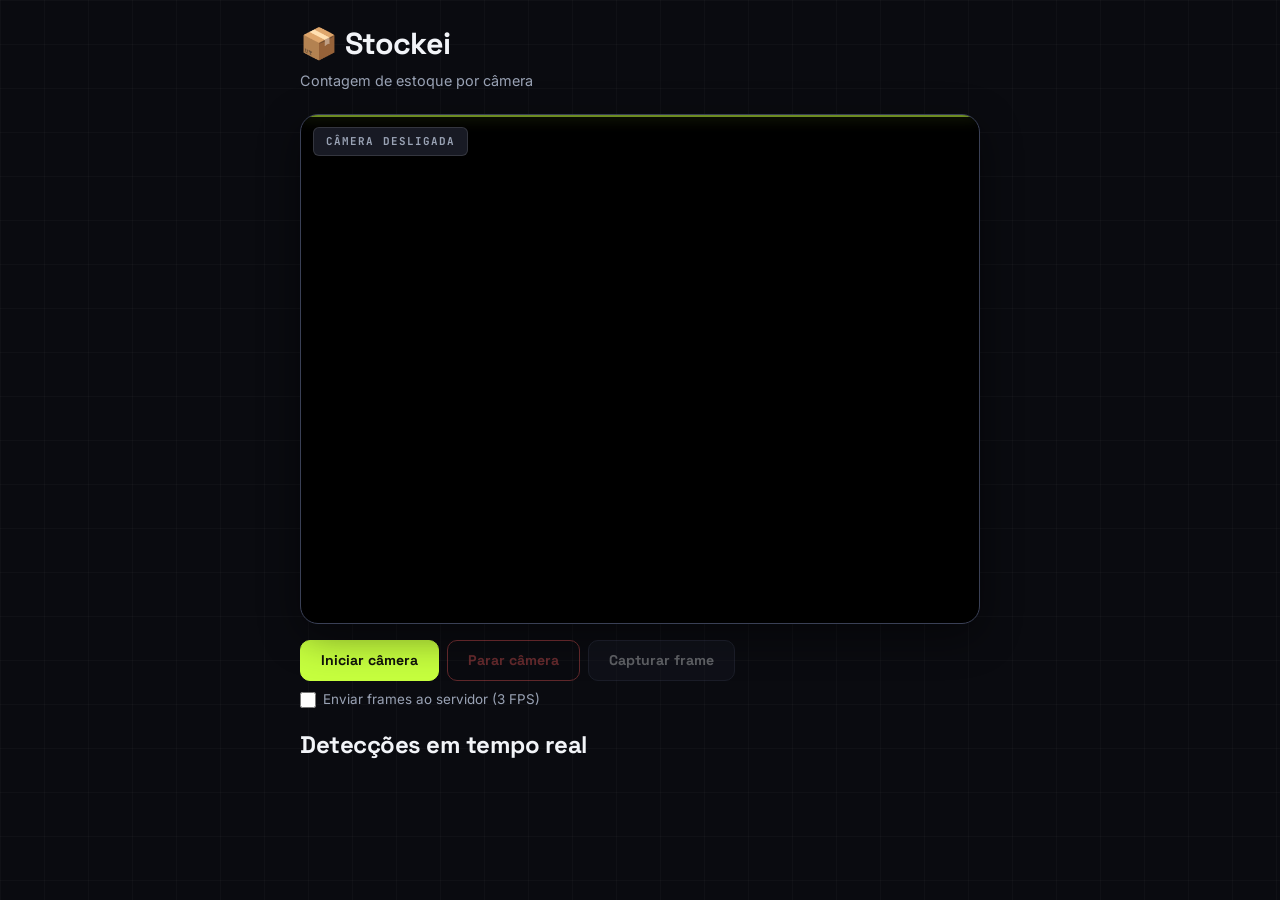
<file: frontend/camera_app.html>
<!DOCTYPE html>
<html lang="pt-BR">
<head>
  <meta charset="UTF-8">
  <meta name="viewport" content="width=device-width, initial-scale=1.0">
  <title>Stockei — Captura de Câmera</title>
  <link rel="stylesheet" href="camera_styles.css">
</head>
<body>
  <main class="app">
    <header>
      <h1>📦 Stockei</h1>
      <p class="subtitle">Contagem de estoque por câmera</p>
    </header>

    <section class="video-panel">
      <video id="video" autoplay playsinline muted></video>
      <canvas id="overlay"></canvas>
      <canvas id="capture-canvas" hidden></canvas>
      <div id="status-badge" class="badge offline">Câmera desligada</div>
    </section>

    <section class="controls">
      <button id="btn-start" class="btn primary">Iniciar câmera</button>
      <button id="btn-stop" class="btn danger" disabled>Parar câmera</button>
      <button id="btn-frame" class="btn" disabled>Capturar frame</button>
      <label class="toggle">
        <input type="checkbox" id="chk-stream">
        Enviar frames ao servidor (3 FPS)
      </label>
    </section>

    <section id="error-box" class="error" hidden></section>

    <section class="results">
      <h2>Detecções em tempo real</h2>
      <div id="loading" class="loading" hidden>Processando…</div>
      <ul id="detections"></ul>
    </section>
  </main>

  <script src="camera_streaming.js?v=6"></script>
</body>
</html>
</file>
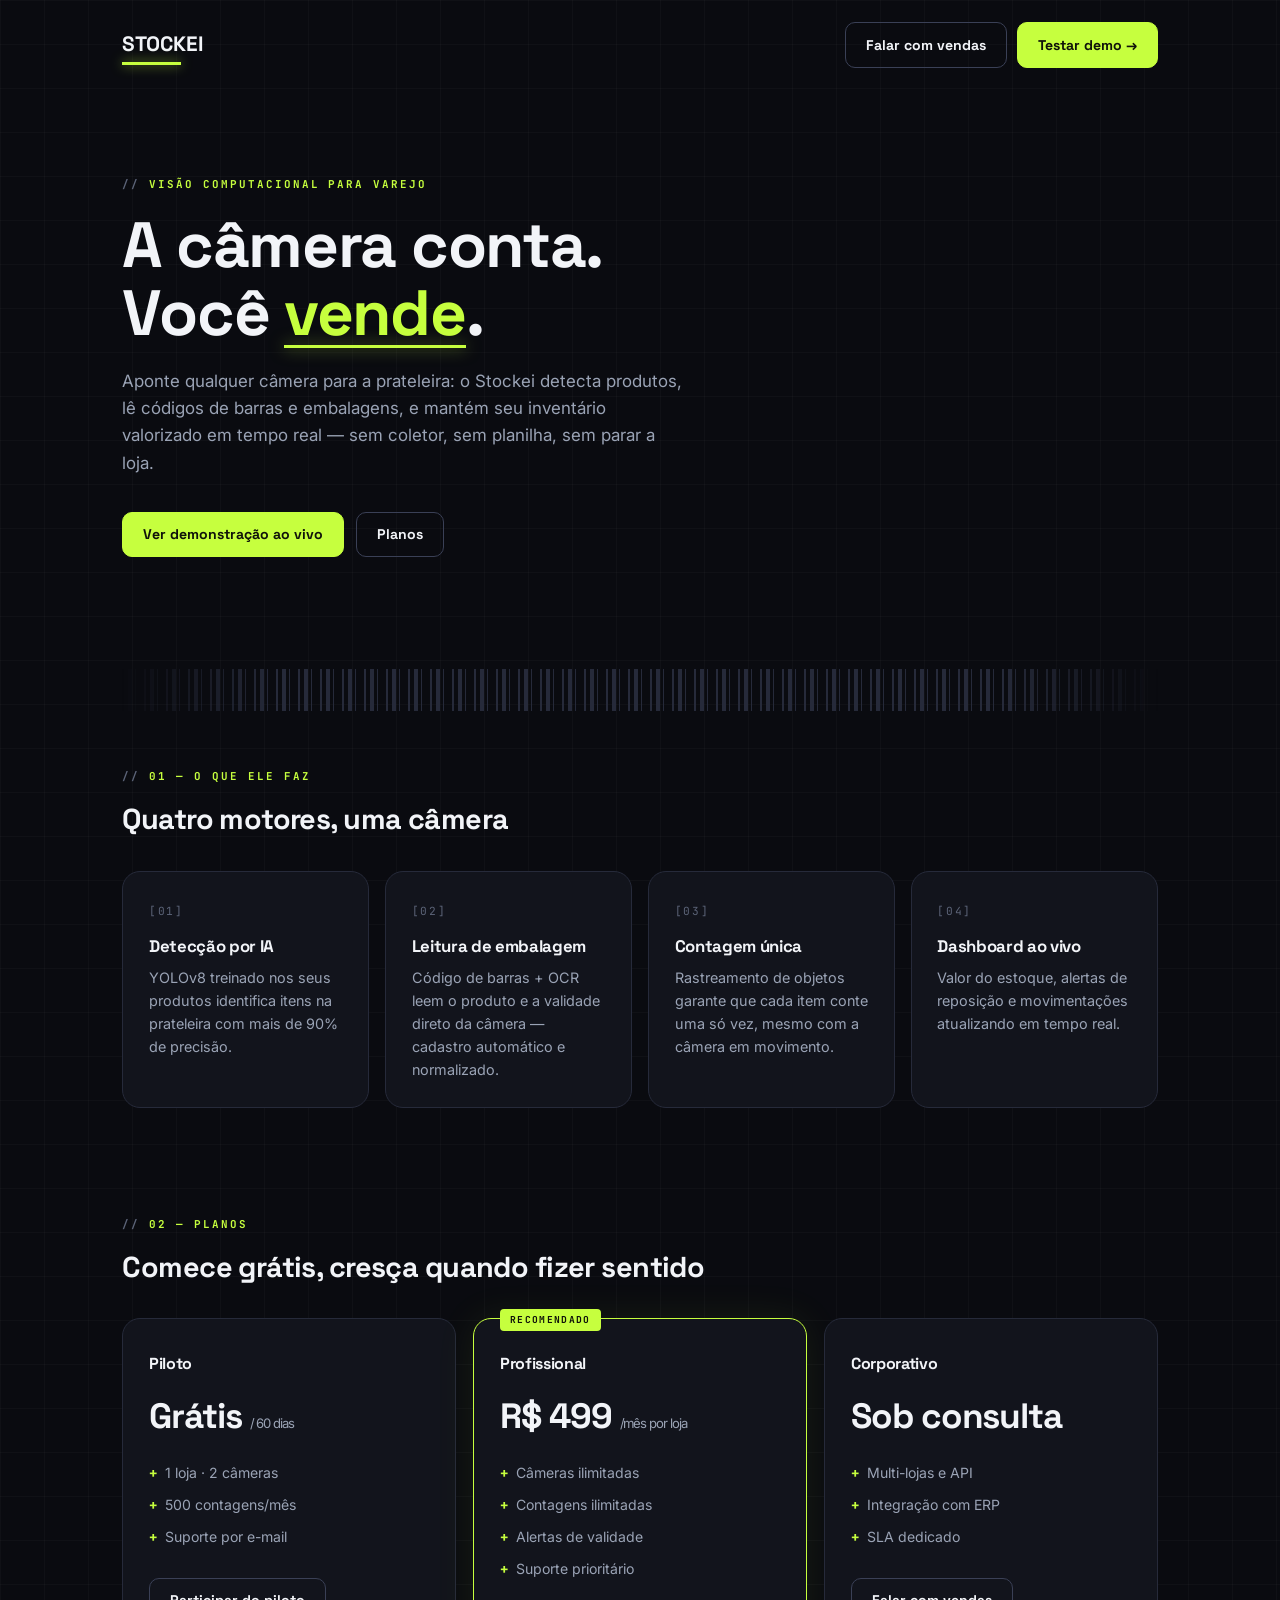
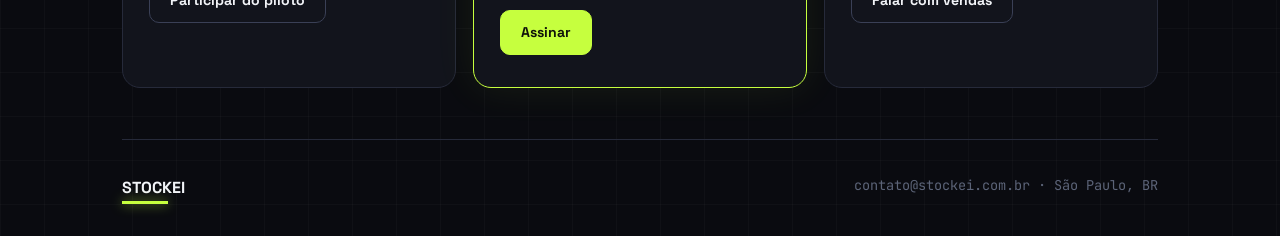
<file: portal/landing_page.html>
<!DOCTYPE html>
<html lang="pt-BR">
<head>
  <meta charset="UTF-8">
  <meta name="viewport" content="width=device-width, initial-scale=1.0">
  <title>Stockei — Contagem de estoque com IA</title>
  <link rel="stylesheet" href="../frontend/camera_styles.css">
  <style>
    /* estilos específicos da landing — tokens vêm do design system */
    .container { max-width: 1080px; margin: 0 auto; padding: 0 1.4rem; }
    nav { display: flex; justify-content: space-between; align-items: center; padding: 1.4rem 0; }
    nav .actions { display: flex; gap: 0.6rem; }

    .hero { padding: 5rem 0 3.5rem; max-width: 780px; }
    .hero h1 { font-size: clamp(2.2rem, 6vw, 4rem); font-weight: 700; line-height: 1.06; margin: 1rem 0 1.3rem; }
    .hero h1 em {
      font-style: normal; color: var(--lime); position: relative; white-space: nowrap;
    }
    .hero h1 em::after {
      content: ''; position: absolute; left: 0; right: 0; bottom: 0.08em; height: 3px;
      background: var(--lime); box-shadow: 0 0 16px rgba(198,255,62,0.6);
    }
    .hero p { color: var(--muted); max-width: 560px; font-size: 1.06rem; margin-bottom: 2.2rem; }
    .hero .cta { display: flex; gap: 0.7rem; flex-wrap: wrap; }

    /* faixa de código de barras decorativa */
    .barcode {
      height: 42px; margin: 3.5rem 0 0;
      background: repeating-linear-gradient(90deg,
        var(--border) 0 2px, transparent 2px 6px,
        var(--border) 6px 10px, transparent 10px 13px,
        var(--border) 13px 14px, transparent 14px 22px);
      -webkit-mask-image: linear-gradient(90deg, transparent, #000 15%, #000 85%, transparent);
      mask-image: linear-gradient(90deg, transparent, #000 15%, #000 85%, transparent);
    }

    section { padding: 3.2rem 0; }
    .section-head { margin-bottom: 1.8rem; }
    .section-head h2 { font-size: 1.8rem; margin-top: 0.5rem; }

    .features { display: grid; grid-template-columns: repeat(auto-fit, minmax(240px, 1fr)); gap: 1rem; }
    .card {
      background: var(--surface); border: 1px solid var(--border); border-radius: var(--radius);
      padding: 1.6rem; transition: border-color 0.18s ease, transform 0.18s ease;
    }
    .card:hover { border-color: var(--lime); transform: translateY(-3px); }
    .card .n { font-family: var(--font-mono); color: var(--faint); font-size: 0.7rem; letter-spacing: 0.15em; }
    .card h3 { margin: 0.6rem 0 0.4rem; font-size: 1.05rem; }
    .card p { color: var(--muted); font-size: 0.9rem; }

    .plans { display: grid; grid-template-columns: repeat(auto-fit, minmax(240px, 1fr)); gap: 1.1rem; }
    .plan {
      background: var(--surface); border: 1px solid var(--border);
      border-radius: var(--radius); padding: 2rem 1.6rem; position: relative;
    }
    .plan.featured { border-color: var(--lime); box-shadow: 0 0 40px rgba(198,255,62,0.08); }
    .plan.featured::before {
      content: 'RECOMENDADO'; position: absolute; top: -10px; left: 1.6rem;
      background: var(--lime); color: #10130a; font-family: var(--font-mono);
      font-size: 0.6rem; font-weight: 700; letter-spacing: 0.14em; padding: 3px 10px; border-radius: 4px;
    }
    .plan h3 { font-size: 1rem; }
    .price { font-family: var(--font-display); font-size: 2.2rem; font-weight: 700; margin: 0.7rem 0; letter-spacing: -0.03em; }
    .price small { font-size: 0.82rem; color: var(--muted); font-weight: 400; font-family: var(--font-body); }
    .plan ul { list-style: none; color: var(--muted); font-size: 0.88rem; margin: 0.8rem 0 1.5rem; }
    .plan li { padding: 0.3rem 0; }
    .plan li::before { content: '+ '; color: var(--lime); font-family: var(--font-mono); font-weight: 700; }

    footer {
      border-top: 1px solid var(--border); padding: 2.2rem 0; color: var(--faint);
      font-size: 0.85rem; display: flex; justify-content: space-between; flex-wrap: wrap; gap: 1rem;
    }
  </style>
</head>
<body>
  <div class="container">
    <nav>
      <span class="brand">STOCKEI</span>
      <div class="actions">
        <a class="btn ghost" href="mailto:contato@stockei.com.br">Falar com vendas</a>
        <a class="btn primary" href="demo_portal.html">Testar demo →</a>
      </div>
    </nav>

    <section class="hero">
      <span class="klabel">Visão computacional para varejo</span>
      <h1>A câmera conta.<br>Você <em>vende</em>.</h1>
      <p>Aponte qualquer câmera para a prateleira: o Stockei detecta produtos, lê códigos de barras
         e embalagens, e mantém seu inventário valorizado em tempo real — sem coletor, sem planilha,
         sem parar a loja.</p>
      <div class="cta">
        <a class="btn primary" href="demo_portal.html">Ver demonstração ao vivo</a>
        <a class="btn ghost" href="#planos">Planos</a>
      </div>
    </section>

    <div class="barcode" aria-hidden="true"></div>

    <section>
      <div class="section-head">
        <span class="klabel">01 — O que ele faz</span>
        <h2>Quatro motores, uma câmera</h2>
      </div>
      <div class="features">
        <div class="card"><span class="n">[01]</span><h3>Detecção por IA</h3><p>YOLOv8 treinado nos seus produtos identifica itens na prateleira com mais de 90% de precisão.</p></div>
        <div class="card"><span class="n">[02]</span><h3>Leitura de embalagem</h3><p>Código de barras + OCR leem o produto e a validade direto da câmera — cadastro automático e normalizado.</p></div>
        <div class="card"><span class="n">[03]</span><h3>Contagem única</h3><p>Rastreamento de objetos garante que cada item conte uma só vez, mesmo com a câmera em movimento.</p></div>
        <div class="card"><span class="n">[04]</span><h3>Dashboard ao vivo</h3><p>Valor do estoque, alertas de reposição e movimentações atualizando em tempo real.</p></div>
      </div>
    </section>

    <section id="planos">
      <div class="section-head">
        <span class="klabel">02 — Planos</span>
        <h2>Comece grátis, cresça quando fizer sentido</h2>
      </div>
      <div class="plans">
        <div class="plan">
          <h3>Piloto</h3>
          <div class="price">Grátis <small>/ 60 dias</small></div>
          <ul><li>1 loja · 2 câmeras</li><li>500 contagens/mês</li><li>Suporte por e-mail</li></ul>
          <a class="btn ghost" href="mailto:contato@stockei.com.br">Participar do piloto</a>
        </div>
        <div class="plan featured">
          <h3>Profissional</h3>
          <div class="price">R$ 499 <small>/mês por loja</small></div>
          <ul><li>Câmeras ilimitadas</li><li>Contagens ilimitadas</li><li>Alertas de validade</li><li>Suporte prioritário</li></ul>
          <a class="btn primary" href="mailto:contato@stockei.com.br">Assinar</a>
        </div>
        <div class="plan">
          <h3>Corporativo</h3>
          <div class="price">Sob consulta</div>
          <ul><li>Multi-lojas e API</li><li>Integração com ERP</li><li>SLA dedicado</li></ul>
          <a class="btn ghost" href="mailto:contato@stockei.com.br">Falar com vendas</a>
        </div>
      </div>
    </section>

    <footer>
      <span class="brand" style="font-size:1rem">STOCKEI</span>
      <span class="mono">contato@stockei.com.br · São Paulo, BR</span>
    </footer>
  </div>
</body>
</html>
</file>
<file: frontend/camera_styles.css>
/* ============================================================
   STOCKEI DESIGN SYSTEM — "Scanner" v3
   Direção de arte: grafite quase-preto + lime elétrico (laser de
   leitura de código de barras) + violeta (IA). Display: Space
   Grotesk · Corpo: Inter · Números/códigos: JetBrains Mono.
   Importado por TODAS as páginas (portal, dashboard, câmera).
   ============================================================ */

@import url('https://fonts.googleapis.com/css2?family=Space+Grotesk:wght@500;700&family=Inter:wght@400;500;600;700&family=JetBrains+Mono:wght@400;700&display=swap');

:root {
  /* superfícies */
  --ink: #0a0b10;
  --surface: #12141c;
  --surface-2: #181b26;
  --border: #262a3a;
  --border-hi: #3a4056;

  /* texto */
  --text: #f2f4f8;
  --muted: #9aa3b5;
  --faint: #5c6478;

  /* assinatura */
  --lime: #c6ff3e;
  --lime-dim: rgba(198, 255, 62, 0.14);
  --violet: #8b5cf6;
  --violet-dim: rgba(139, 92, 246, 0.14);
  --danger: #ff5d5d;
  --amber: #ffc53e;

  /* tipografia */
  --font-display: 'Space Grotesk', system-ui, sans-serif;
  --font-body: 'Inter', system-ui, sans-serif;
  --font-mono: 'JetBrains Mono', ui-monospace, monospace;

  --radius: 18px;
  --radius-sm: 10px;
  --shadow: 0 12px 40px rgba(0, 0, 0, 0.45);
}

* { box-sizing: border-box; margin: 0; padding: 0; }

body {
  font-family: var(--font-body);
  background: var(--ink);
  /* textura de grade sutil — motivo "inventário" */
  background-image:
    linear-gradient(rgba(255, 255, 255, 0.022) 1px, transparent 1px),
    linear-gradient(90deg, rgba(255, 255, 255, 0.022) 1px, transparent 1px);
  background-size: 44px 44px;
  color: var(--text);
  min-height: 100vh;
  -webkit-font-smoothing: antialiased;
  line-height: 1.6;
}

/* ---------- Tipografia ---------- */
h1, h2, h3, .display { font-family: var(--font-display); letter-spacing: -0.02em; }
.mono, code, .num { font-family: var(--font-mono); }

/* Marca: wordmark com underline-laser */
.brand {
  font-family: var(--font-display);
  font-weight: 700;
  font-size: 1.3rem;
  color: var(--text);
  position: relative;
  display: inline-block;
}
.brand::after {
  content: '';
  position: absolute;
  left: 0; right: 28%; bottom: -3px;
  height: 3px;
  background: var(--lime);
  box-shadow: 0 0 12px rgba(198, 255, 62, 0.7);
}

/* Rótulo de seção numerado — organiza a hierarquia */
.klabel {
  font-family: var(--font-mono);
  font-size: 0.68rem;
  font-weight: 700;
  letter-spacing: 0.18em;
  text-transform: uppercase;
  color: var(--lime);
}
.klabel::before { content: '// '; color: var(--faint); }

/* ---------- Layout base ---------- */
.app { max-width: 720px; margin: 0 auto; padding: 1.25rem; }
header { margin-bottom: 1.4rem; }
header h1 { font-size: 1.5rem; }
.subtitle { color: var(--muted); font-size: 0.9rem; }

/* ---------- Painéis ---------- */
.panel {
  background: var(--surface);
  border: 1px solid var(--border);
  border-radius: var(--radius);
  padding: 1.2rem;
  box-shadow: var(--shadow);
}
.panel h2 {
  font-size: 0.8rem;
  font-family: var(--font-mono);
  font-weight: 700;
  text-transform: uppercase;
  letter-spacing: 0.14em;
  color: var(--muted);
  margin-bottom: 0.8rem;
  padding-bottom: 0.6rem;
  border-bottom: 1px dashed var(--border);
}

/* ---------- Vídeo ---------- */
.video-panel {
  position: relative;
  background: #000;
  border: 1px solid var(--border-hi);
  border-radius: var(--radius);
  overflow: hidden;
  aspect-ratio: 4 / 3;
  box-shadow: var(--shadow);
}
/* linha de scan animada no topo do vídeo */
.video-panel::before {
  content: '';
  position: absolute;
  left: 0; right: 0; top: 0;
  height: 2px;
  background: var(--lime);
  opacity: 0.55;
  box-shadow: 0 0 14px rgba(198, 255, 62, 0.8);
  animation: scan 3.2s linear infinite;
  z-index: 2;
  pointer-events: none;
}
@keyframes scan { 0% { top: 0; } 50% { top: calc(100% - 2px); } 100% { top: 0; } }
#video { width: 100%; height: 100%; object-fit: cover; }
#overlay { position: absolute; inset: 0; pointer-events: none; z-index: 1; }

.badge {
  position: absolute;
  top: 12px; left: 12px;
  z-index: 3;
  padding: 5px 12px;
  border-radius: 6px;
  font-family: var(--font-mono);
  font-size: 0.68rem;
  font-weight: 700;
  text-transform: uppercase;
  letter-spacing: 0.1em;
  backdrop-filter: blur(8px);
  border: 1px solid rgba(255, 255, 255, 0.12);
}
.badge.offline   { background: rgba(30, 33, 45, 0.8); color: var(--muted); }
.badge.online    { background: rgba(198, 255, 62, 0.9); color: #10130a; }
.badge.streaming { background: rgba(139, 92, 246, 0.9); color: #fff; }
.badge.error     { background: rgba(255, 93, 93, 0.9); color: #fff; }

/* ---------- Botões ---------- */
.btn {
  padding: 0.65rem 1.25rem;
  border: 1px solid var(--border-hi);
  border-radius: var(--radius-sm);
  background: var(--surface-2);
  color: var(--text);
  font-family: var(--font-display);
  font-weight: 700;
  font-size: 0.88rem;
  cursor: pointer;
  text-decoration: none;
  display: inline-block;
  transition: transform 0.12s ease, box-shadow 0.12s ease, background 0.12s ease;
}
.btn:hover:not(:disabled) { transform: translateY(-1px); background: #1e2230; }
.btn:disabled { opacity: 0.35; cursor: not-allowed; }
.btn.primary {
  background: var(--lime);
  border-color: var(--lime);
  color: #10130a;
  box-shadow: 0 0 0 rgba(198, 255, 62, 0);
}
.btn.primary:hover:not(:disabled) { box-shadow: 0 6px 24px rgba(198, 255, 62, 0.35); }
.btn.danger { background: transparent; border-color: var(--danger); color: var(--danger); }
.btn.ghost { background: transparent; }

.toggle { display: flex; gap: 0.45rem; align-items: center; font-size: 0.84rem; color: var(--muted); }
.toggle input { accent-color: var(--lime); width: 16px; height: 16px; }

.controls { display: flex; flex-wrap: wrap; gap: 0.5rem; margin: 1rem 0; align-items: center; }

/* ---------- Mensagens ---------- */
.error {
  background: rgba(255, 93, 93, 0.08);
  border: 1px solid rgba(255, 93, 93, 0.4);
  border-left: 3px solid var(--danger);
  padding: 0.8rem 1rem;
  border-radius: var(--radius-sm);
  margin-bottom: 1rem;
  font-size: 0.88rem;
  color: #ffb3b3;
}
.loading { color: var(--muted); font-size: 0.85rem; }
.hint { font-size: 0.78rem; color: var(--faint); margin-top: 0.5rem; }

/* ---------- Listas de detecção ---------- */
#detections { list-style: none; }
#detections li {
  background: var(--surface-2);
  border: 1px solid var(--border);
  padding: 0.55rem 0.8rem;
  border-radius: var(--radius-sm);
  margin-bottom: 0.4rem;
  font-size: 0.85rem;
  font-family: var(--font-mono);
  position: relative;
  padding-left: 1.4rem;
}
#detections li::before {
  content: '▸';
  position: absolute; left: 0.6rem;
  color: var(--lime);
}
#detections li.empty { color: var(--faint); }
#detections li.empty::before { content: '·'; color: var(--faint); }

/* ---------- Stats ---------- */
.stat {
  display: flex;
  justify-content: space-between;
  align-items: center;
  gap: 0.75rem;
  padding: 0.52rem 0;
  border-bottom: 1px dashed var(--border);
  font-size: 0.87rem;
}
.stat:last-child { border-bottom: none; }
.stat b { color: var(--lime); font-family: var(--font-mono); font-weight: 700; }
.stat small { color: var(--faint); }

/* ---------- Formulários ---------- */
input[type="text"], input[type="email"], input[type="password"], input:not([type]) {
  width: 100%;
  padding: 0.72rem 0.9rem;
  border-radius: var(--radius-sm);
  border: 1px solid var(--border-hi);
  background: var(--ink);
  color: var(--text);
  font-family: var(--font-body);
  font-size: 0.92rem;
  transition: border-color 0.15s ease, box-shadow 0.15s ease;
}
input:focus {
  outline: none;
  border-color: var(--lime);
  box-shadow: 0 0 0 3px rgba(198, 255, 62, 0.15);
}

/* ---------- Tabelas (dashboard) ---------- */
table { width: 100%; border-collapse: collapse; font-size: 0.86rem; }
th {
  text-align: left;
  color: var(--faint);
  font-family: var(--font-mono);
  font-weight: 700;
  font-size: 0.68rem;
  text-transform: uppercase;
  letter-spacing: 0.12em;
  padding: 0.4rem 0.55rem;
  border-bottom: 1px solid var(--border-hi);
}
td { padding: 0.52rem 0.55rem; border-bottom: 1px solid var(--border); }
tr:hover td { background: rgba(198, 255, 62, 0.03); }
td.num { text-align: right; font-family: var(--font-mono); }

/* ---------- KPIs (dashboard) ---------- */
.kpis { display: grid; grid-template-columns: repeat(auto-fit, minmax(210px, 1fr)); gap: 1rem; margin-bottom: 1rem; }
.kpi {
  background: var(--surface);
  border: 1px solid var(--border);
  border-radius: var(--radius);
  padding: 1.25rem 1.3rem;
  box-shadow: var(--shadow);
}
.kpi .label {
  font-family: var(--font-mono);
  color: var(--faint);
  font-size: 0.66rem;
  font-weight: 700;
  text-transform: uppercase;
  letter-spacing: 0.14em;
}
.kpi .value {
  font-family: var(--font-display);
  font-size: 2.1rem;
  font-weight: 700;
  margin-top: 0.3rem;
  letter-spacing: -0.03em;
  font-variant-numeric: tabular-nums;
}
.kpi .value.green { color: var(--lime); text-shadow: 0 0 24px rgba(198, 255, 62, 0.35); }
.kpi .value.amber { color: var(--amber); }

/* ---------- Tags ---------- */
.tag {
  padding: 3px 10px;
  border-radius: 5px;
  font-family: var(--font-mono);
  font-size: 0.66rem;
  font-weight: 700;
  text-transform: uppercase;
  letter-spacing: 0.08em;
}
.tag.in         { background: var(--lime-dim); color: var(--lime); border: 1px solid rgba(198, 255, 62, 0.35); }
.tag.out        { background: rgba(255, 93, 93, 0.1); color: var(--danger); border: 1px solid rgba(255, 93, 93, 0.35); }
.tag.adjustment { background: var(--violet-dim); color: #c4b5fd; border: 1px solid rgba(139, 92, 246, 0.4); }
.warn { color: var(--danger); font-weight: 700; }
.muted { color: var(--muted); }

@media (min-width: 768px) { header h1 { font-size: 1.9rem; } }
</file>
